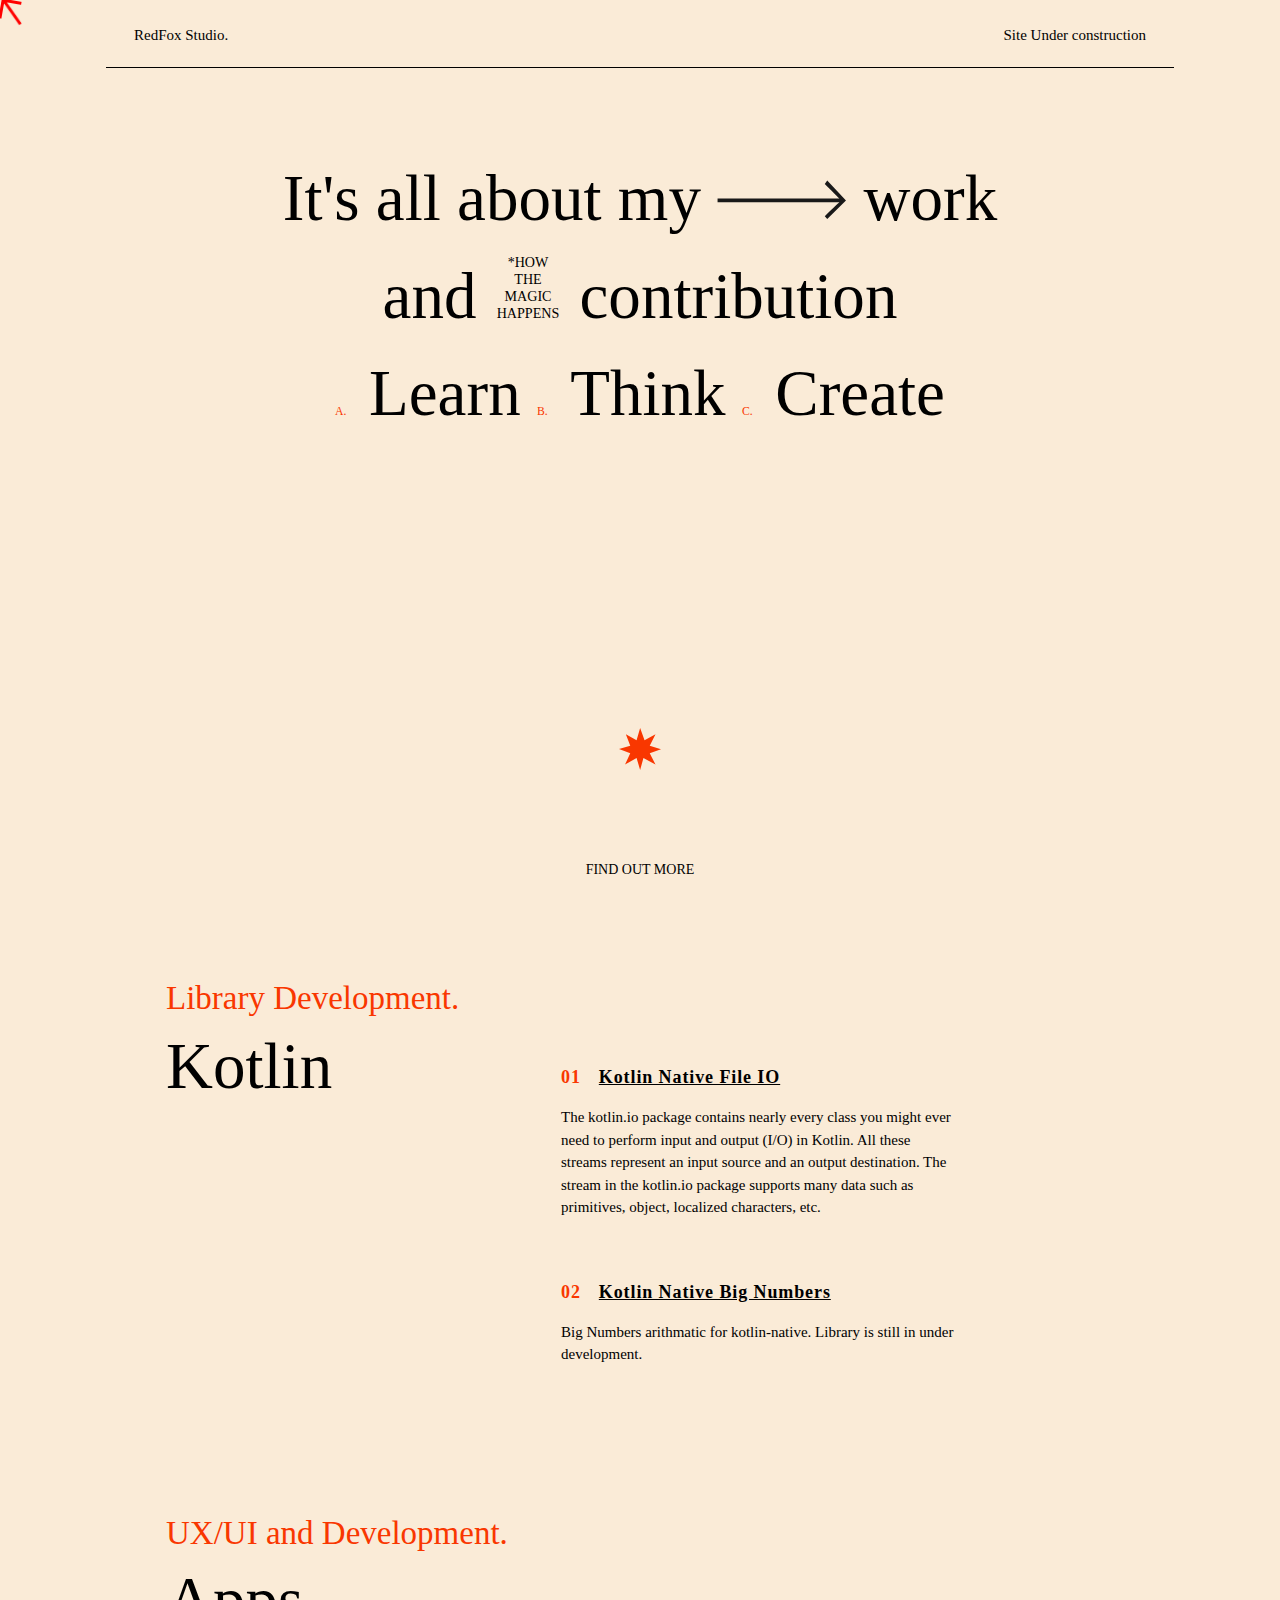
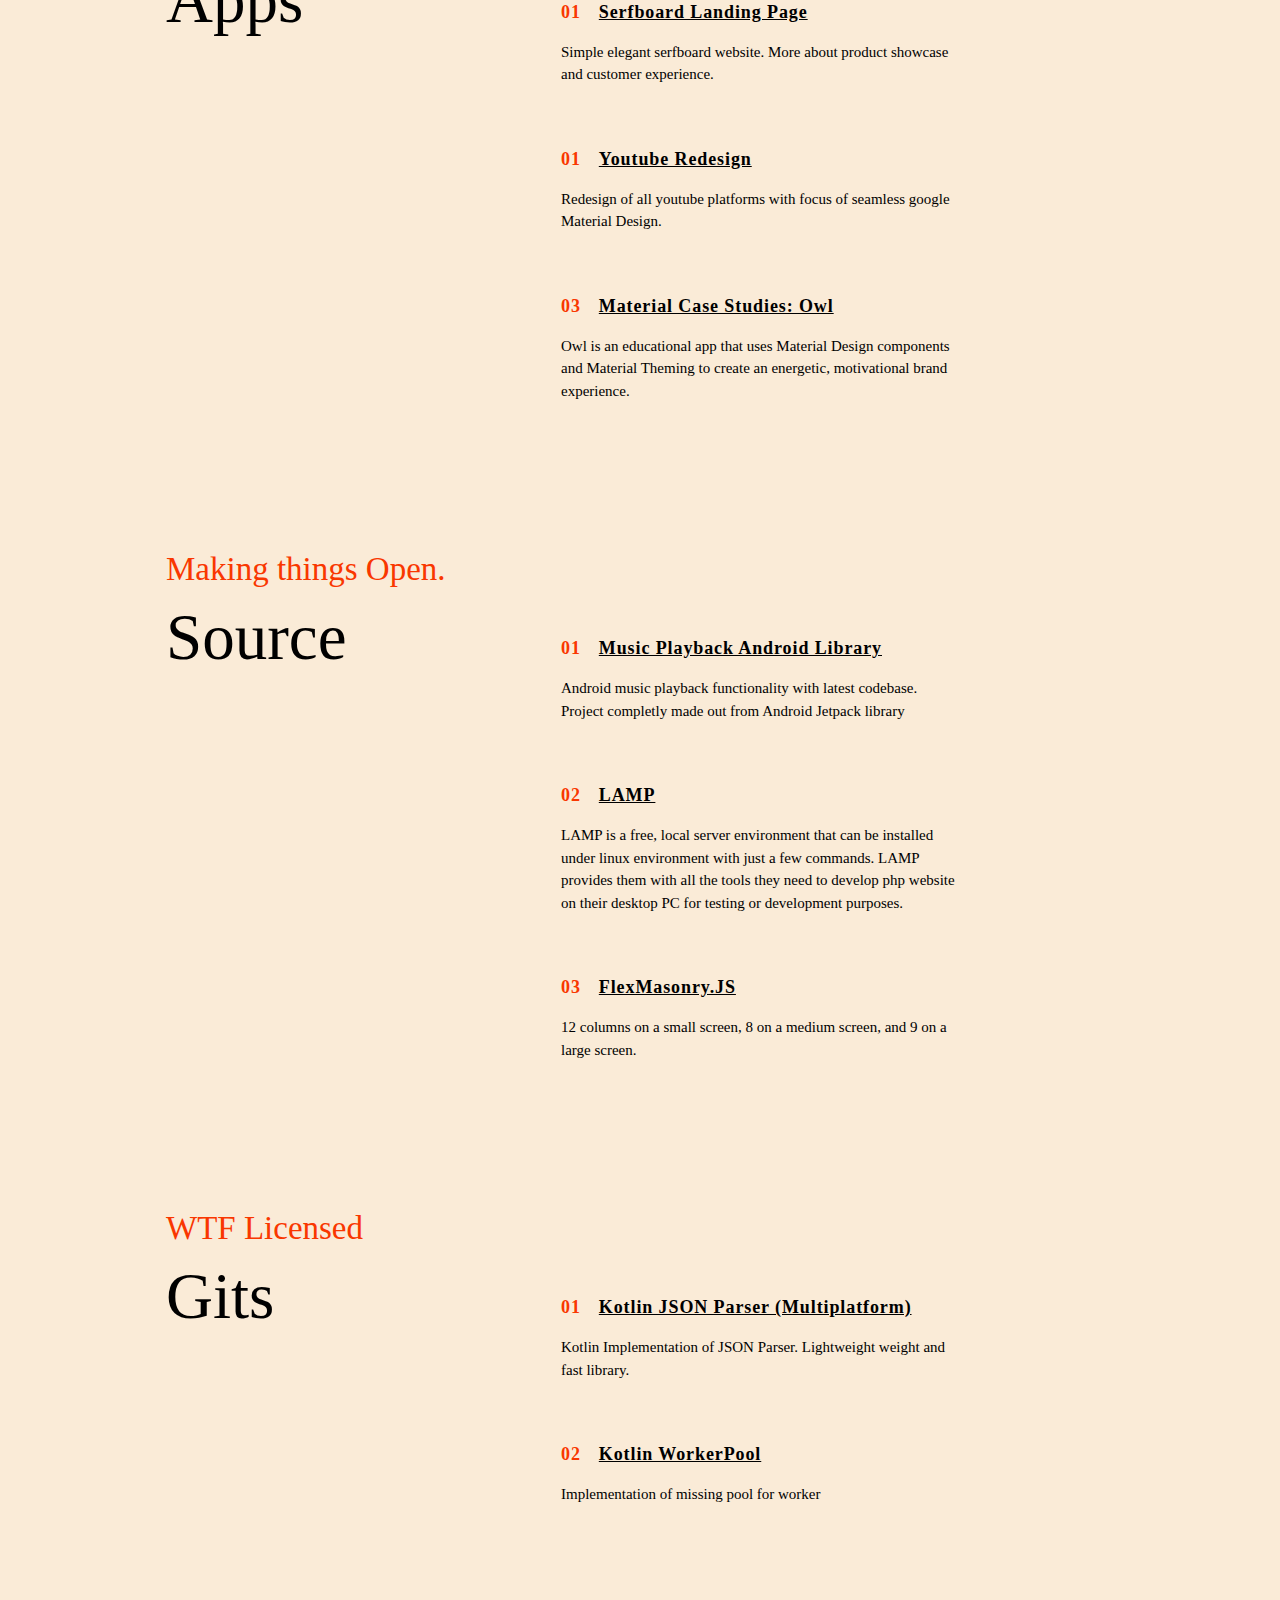
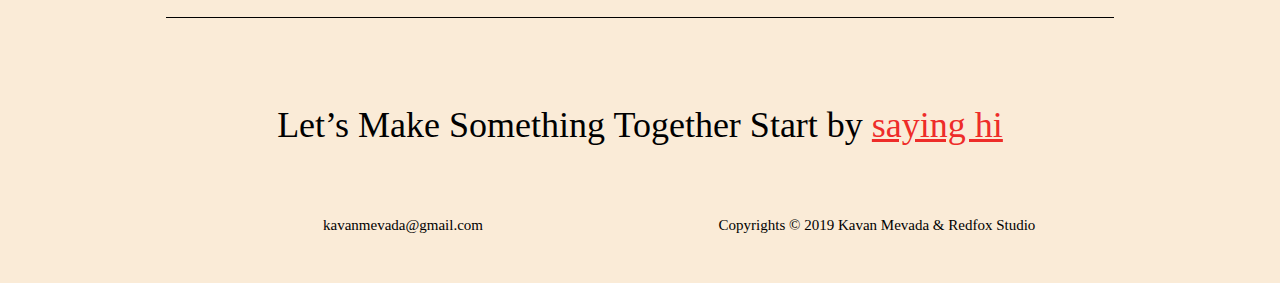
<file: index.html>
<!DOCTYPE html>
<html>
<head>
    <title>RedFox Studio</title>
    <meta charset="UTF-8">
    <meta content="width=device-width, initial-scale=1" name="viewport">
    <link href="https://www.w3schools.com/w3css/4/w3.css" rel="stylesheet">
    <link href="style.css" rel="stylesheet">

    <link href="https://fonts.googleapis.com/css?family=Baskervville&display=swap" rel="stylesheet">
    <link href="https://fonts.googleapis.com/css?family=Google+Sans:400,500%7CRoboto:400,500%7C&subset=cyrillic,cyrillic-ext,greek,greek-ext,latin-ext,vietnamese&display=swap" rel="stylesheet">


    <!-- Code Highlighting -->
    <link rel="stylesheet" href="https://highlightjs.org/static/demo/styles/kimbie.light.css">
    <script src="highlight.pack.js"></script>
    <style>.hljs { background:antiquewhite; }</style>
</head>
<body>
    
<span id="cursor-arrow" class="cursor-arrow normal cursor-arrow-bar is-top"></span>

<!--
  <div class="frame-bg">
  <div class="img"></div>
  <div class="img"></div>
</div>
-->

<!-- Navbar (sit on top) -->
<div class="w3-top">
    <div class="w3-bar w3-display-container w3-content">
        <a class="w3-bar-item w3-button" href="#home">RedFox Studio.</a> <!-- Right-sided navbar links. Hide them on small screens -->
        <div class="w3-right w3-hide-small">
            <a class="w3-bar-item w3-button" href="#about"></a> <a class="w3-bar-item w3-button" href="#menu"></a> <a class="w3-bar-item w3-button" href="">Site Under construction</a>
        </div>
    </div>
</div><!-- Header -->
<div class="w3-display-container w3-content w3-page">

    <div class="page-hero">

        <div class="w3-center">
          <span class="hero-txt">It's all about my
            <svg xmlns="http://www.w3.org/2000/svg" viewBox="0 0 108 33" class="arrow"><path data-v-14000d3e="" fill-rule="evenodd" d="M91.543 32.4l-2.047-2.35c5.652-5.479 9.707-9.315 12.163-11.508H.45v-3.08h101.21c-2.457-2.505-6.512-6.57-12.164-12.193L91.543.45 107.1 17.002 91.543 32.4z"></path></svg>
            <span>work</span>
          </span>

            <span class="hero-txt">and
          <small>*HOW THE MAGIC HAPPENS</small>
          contribution
          </span>

            <span class="hero-txt">
              <em>A.</em>
              <span class="highlight-anim">Learn</span>
              <em>B.</em>
              <span class="highlight-anim">Think</span>
              <em>C.</em>
              <span class="highlight-anim">Create</span>
          </span>

        </div>

        <svg xmlns="http://www.w3.org/2000/svg" viewBox="0 0 48 48" class="star" data-v-0405a88c=""><path fill-rule="evenodd" d="M20.078 14.026L24.157 0l5.02 14.026 12.548-7.013-6.588 13.247L48 24.312l-12.863 4.675 6.588 12.78-13.803-7.481L24.157 48l-4.079-13.714-13.176 7.48 5.96-12.779L0 24l12.863-3.74-5.02-13.247 12.235 7.013z" data-v-0405a88c=""></path></svg>


        <span class="more" style="display: block; font-size: 14px; text-transform: uppercase;">Find out more</span>
    </div>

    <section class="workflow w3-row w3-padding-64">
        <div class="title w3-col m4 l5">
            <span>Library Development.</span>
            <h2>Kotlin</h2>
        </div>
        <div class="content w3-col m8 l5">
            <div class="work-link cursor-action">
                <a href="https://github.com/kavanmevada/kotlin-native-io"><h5 class="work-link-title"><span>01 </span>Kotlin Native File IO</h5></a>
                <p class="work-link-info">The kotlin.io package contains nearly every class you might ever need to perform input and output (I/O) in Kotlin. All these streams represent an input source and an output destination. The stream in the kotlin.io package supports many data such as primitives, object, localized characters, etc.</p>
            </div>
            <div class="work-link">
                <a href="https://github.com/kavanmevada/kotlin-native-bignum"><h5 class="work-link-title"><span>02 </span>Kotlin Native Big Numbers</h5></a>
                <p class="work-link-info">Big Numbers arithmatic for kotlin-native. Library is still in under development.</p>
            </div>
        </div>
    </section>

    <section class="workflow w3-row w3-padding-64">
        <div class="title w3-col m4 l5">
            <span>UX/UI and Development.</span>
            <h2>Apps</h2>
        </div>
        <div class="content w3-col m8 l5">
            <div class="work-link cursor-action">
                <a href="https://www.behance.net/gallery/58950965/SurfBoard-Landing-Page"><h5 class="work-link-title"><span>01 </span>Serfboard Landing Page</h5></a>
                <p class="work-link-info">Simple elegant serfboard website. More about product showcase and customer experience.</p>
            </div>
            <div class="work-link cursor-action">
                <a href="https://www.behance.net/gallery/67404983/Youtube-Redesign?tracking_source=projectSlider"><h5 class="work-link-title"><span>01 </span>Youtube Redesign</h5></a>
                <p class="work-link-info">Redesign of all youtube platforms with focus of seamless google Material Design.</p>
            </div>
            <div class="work-link cursor-action">
                <a href="https://github.com/kavanmevada/Material-Case-Studies-Owl"><h5 class="work-link-title"><span>03 </span>Material Case Studies: Owl</h5></a>
                <p class="work-link-info">Owl is an educational app that uses Material Design components and Material Theming to create an energetic, motivational brand experience.</p>
            </div>
        </div>
    </section>


    <section class="workflow w3-row w3-padding-64">
        <div class="title w3-col m4 l5">
            <span>Making things Open.</span>
            <h2>Source</h2>
        </div>
        <div class="content w3-col m8 l5">
            <div class="work-link cursor-action">
                <a href="https://github.com/kavanmevada/elementx-playback"><h5 class="work-link-title"><span>01 </span>Music Playback Android Library</h5></a>
                <p class="work-link-info">Android music playback functionality with latest codebase. Project completly made out from Android Jetpack library</p>
            </div>
            <div class="work-link cursor-action">
                <a href="https://kavanmevada.github.io/lamp-linux/"><h5 class="work-link-title"><span>02 </span>LAMP</h5></a>
                <p class="work-link-info">LAMP is a free, local server environment that can be installed under linux environment with just a few commands. LAMP provides them with all the tools they need to develop php website on their desktop PC for testing or development purposes.</p>
            </div>

            <div class="work-link cursor-action">
                <a href="http://flexmasonry.js.org/"><h5 class="work-link-title"><span>03 </span>FlexMasonry.JS</h5></a>
                <p class="work-link-info">12 columns on a small screen, 8 on a medium screen, and 9 on a large screen.</p>
            </div>
        </div>
    </section>

    <section class="workflow w3-row w3-padding-64">
        <div class="title w3-col m4 l5">
            <span>WTF Licensed</span>
            <h2>Gits</h2>
        </div>
        <div class="content w3-col m8 l5">
            <div class="work-link cursor-action">
                <a href="json-git.html"><h5 class="work-link-title"><span>01 </span>Kotlin JSON Parser (Multiplatform)</h5></a>
                <p class="work-link-info">Kotlin Implementation of JSON Parser. Lightweight weight and fast library.</p>
            </div>
            <div class="work-link cursor-action">
                <a href="worker-pool.html"><h5 class="work-link-title"><span>02 </span>Kotlin WorkerPool</h5></a>
                <p class="work-link-info">Implementation of missing pool for worker</p>
            </div>
        </div>
    </section>


    <!-- Footer -->
    <footer class="w3-padding-32">
        <h1 class="page-subtitle w3-padding-32 w3-center">Let’s Make Something Together Start by <span>saying hi<span></span></span></h1>
        <p><span></span></p>

        <div class="w3-row">
            <div class="w3-col m6 w3-center"><p>kavanmevada@gmail.com</p></div>
            <div class="w3-col m6 w3-center"><p>Copyrights © 2019 Kavan Mevada & Redfox Studio</p></div>
        </div>
    </footer>
    
    
    <script>
        var svgCursor = document.getElementById('cursor-arrow');
        window.addEventListener("mousemove", function(e) {
            svgCursor.setAttribute('style', 'left: ' + e.pageX + 'px; top: ' + (e.pageY-window.scrollY) + 'px');
        });

        window.addEventListener("mousedown", function(e) {
            svgCursor.classList.add("down");
        });

        window.addEventListener("mouseup", function(e) {
            svgCursor.classList.remove("down");
        });

        var myNodelist = document.querySelectorAll(".cursor-action");
        for (var i = 0; i < myNodelist.length; i++) {
                myNodelist[i].addEventListener("mouseenter", function() {

                    console.log(svgCursor.classList.contains("normal"));
                    if (svgCursor.classList.contains("normal")) {
                        svgCursor.classList.remove("normal");
                        svgCursor.classList.add("action");
                    }
                });

                myNodelist[i].addEventListener("mouseleave", function() {
                    if (svgCursor.classList.contains("action")) {
                        svgCursor.classList.remove("action");
                        svgCursor.classList.add("normal");
                    }
                });
        }
	</script>

</div>


<script>hljs.initHighlightingOnLoad();</script>
</body>
</html>
</file>
<file: style.css>
body {font-family: "Google Sans", Georgia, Serif;background-color: antiquewhite;}

h1, h2, h3, h4, h5, h6 {
  font-family: "Google Sans";
}


.w3-bar {
  max-width: 1100px;
  background-color: antiquewhite;
}

.w3-top .w3-bar {
  padding: 16px 16px 0 16px;
}

.w3-bar-item.w3-button {
  margin-left: 12px;
  margin-right: 12px;
}

.w3-top .w3-button:hover {
    /* color: #FFF!important; */
    background-color: rgba(255, 255, 255, 0)!important;
}



.w3-bar > .w3-bar-item {
  margin-bottom: 12px;
}

.w3-bar::after {
  background-color: #000;
  height: 1px;
  width: 100%;
  margin-top: 8px;
}



/* Content */
.w3-page {
  padding-top: 90px;
  padding-left: 16px;
  padding-right: 16px;
}










.page-hero {
  position: relative;
  display: block;
  width: 100%;
  height: 100vh;
  margin-top: 60px;
  margin-bottom: -140px;
  text-align: center;
}

.page-hero > svg {
  position: absolute;
  width: 100%;
  bottom: 280px;
  left: 0;
  right: 0;
  text-align: center;
}

.page-hero .more {
  position: absolute;
  width: 100%;
  bottom: 170px;
  text-align: center;
}

.page-hero .hero-txt {
  width: 100%;
  display: block;
  font-size: calc(2.8em + 1.8vw); 
}







.highlight-anim {
  display: inline-block;
  animation-name: highlight;
  animation-duration: 2s;
  animation-iteration-count: infinite;
}

.highlight-anim:nth-of-type(2) {
  animation-delay: 0.25s;
}

.highlight-anim:nth-of-type(3) {
  animation-delay: 0.75s;
}

small {
  display: inline-block;
  font-size: calc(0.02em + 1vw); 
  text-transform: uppercase;
  font-weight: 300;
  line-height: 1.2;
  width: 5em;
}

em {
  display: inline-block;
  font-size: 0.18em;
  text-transform: uppercase;
  font-weight: 400;
  color: #f93700;
  font-style: normal;
  padding-right: .5vw;
}


.arrow {
  display: inline-block;
  width: 2em;
  fill: #191919;
}

.star {
  display: inline-block;
  text-align: center;
  width: 42px;
  height: 42px;
  fill: #f93700;

  animation-name: rotate;
  animation-duration: 8s;
  animation-iteration-count: infinite;
}

@keyframes highlight {
  0% { color: #000; transform: translateY(0px); }
  50% { color: #ee2c29; transform: translateY(-20px); }
  100% { color: #000; transform: translateY(0px); }
}

@keyframes rotate {
  0% { transform: rotate(0deg) }
  100% { transform: rotate(360deg); }
}






section.workflow .title h2 {
  /* font-family: 'Baskervville', serif; */
  font-size: calc(2.8em + 1.8vw); 
  display: block;
  line-height: 1;
}

section.workflow .content {
  margin-top: 30px;
}

section.workflow .title span {
  color: #f93700;
  display: block;
  font-size: 2.2em;
}

.work-link-title {
  font-weight: bold;
  letter-spacing: 0.05em;
}

.work-link-title span {
  color: #f93700;
  display: inline-block;
  margin-inline-end: 18px;
  font-size: 1em;
}

.work-link-title {
  margin-top: 60px;
}




footer::before {
  background-color: #000;
  height: 1px;
  width: 100%;
  margin-bottom: 48px;

  content: "";
  display: table;
  clear: both;
}

footer h1 span {
  text-decoration: underline;
  color: #ee2c29;
}


.o-layout {
  width:100%;
  text-align:center;
}

.o-block {
  padding: 2.22222rem;
}

.o-block-left {
  float:left;
}

.o-block-center {
  display: inline-block;
  margin:0 auto;
}

.o-block-right {
  float:right;
}



/* Code Page */
.code-page .header {

}

.code-page .title {
    color: #f93700;
    display: inline-block;
    margin-inline-end: 18px;
    font-size: 1em;
    font-weight: bold;
    letter-spacing: 0.05em;
}



		html * { cursor: none; }
		.cursor-arrow.action {
			-webkit-animation: bounce 1s linear infinite;
		}


		.cursor-arrow {
			display: inline-block;
			height: 20px;
			position: fixed;
			pointer-events: none;
			z-index: 10000;
			width: 20px;
			color: red;
		}
		.cursor-arrow::after {
			border-bottom-style: solid;
			border-bottom-width: 3px;
			border-right-style: solid;
			border-right-width: 3px;
			content: '';
			display: inline-block;
			height: 20px;
			left: 0;
			position: absolute;
			top: 0;
			width: 20px;
		}

		.cursor-arrow::before {
			bottom: 1px;
			content: '';
			height: 30px;
			position: absolute;
			right: 0;
			transform-origin: bottom;
			width: 3px;
			-moz-transform: rotate(-45deg);
			-ms-transform: rotate(-45deg);
			-webkit-transform: rotate(-45deg);
			transform: rotate(-45deg);

			background-color: red;
		}

		.cursor-arrow.is-top {
			-webkit-transform: rotate(190deg);
			transform: rotate(190deg);
		}

		.cursor-arrow.down {
			transform: rotate(190deg) scale(0.8);
		}




		@-webkit-keyframes bounce {
			30% {
				-webkit-transform: rotate(190deg) scale(1) translate(0.5em, 0.5em);
				        transform: rotate(190deg) scale(1) translate(0.5em, 0.5em);
			}
			40% {
				-webkit-transform: rotate(190deg) scale(1) translate(0, 0);
				        transform: rotate(190deg) scale(1) translate(0, 0);
			}
			50% {
				-webkit-transform: rotate(190deg) scale(1) translate(0.25em, 0.25em);
				        transform: rotate(190deg) scale(1) translate(0.25em, 0.25em);
			}
			60%,
				100% {
				-webkit-transform: rotate(190deg) scale(1) translate(0, 0);
				        transform: rotate(190deg) scale(1) translate(0, 0);
			}
		}
</file>
